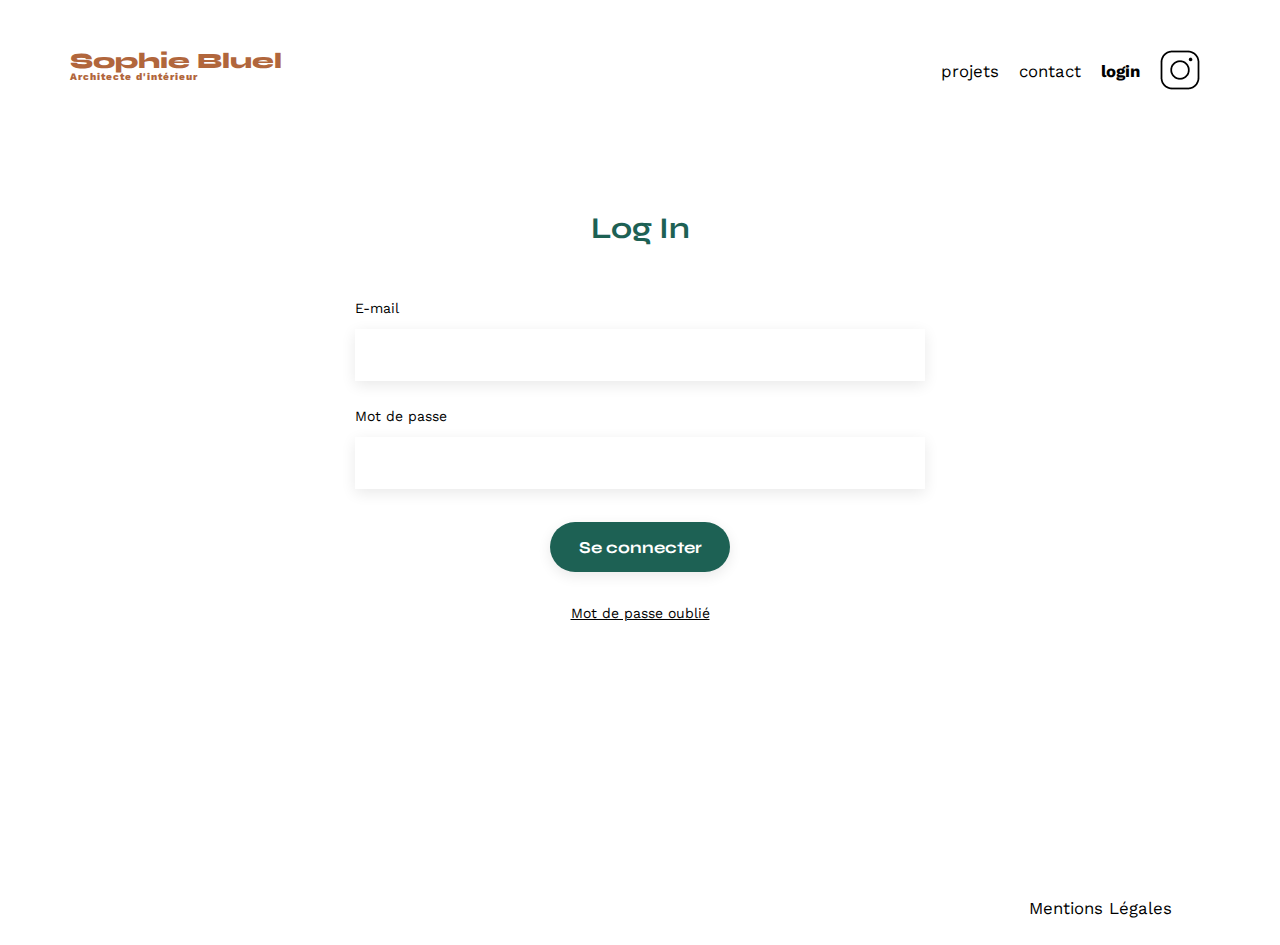
<file: FrontEnd/login.html>
<!DOCTYPE html>
<html lang="fr">
  <head>
    <meta charset="UTF-8">
    <title>Sophie Bluel - Architecte d'intérieur</title>
    <meta name="viewport" content="width=device-width, initial-scale=1.0">
    <link rel="preconnect" href="https://fonts.googleapis.com">
    <link rel="preconnect" href="https://fonts.gstatic.com" crossorigin>
    <link
      href="https://fonts.googleapis.com/css2?family=Syne:wght@700;800&family=Work+Sans&display=swap"
      rel="stylesheet">
    <script src="./javascript/login.js" defer></script>
    <link rel="stylesheet" href="./assets/style.css">
    <meta name="description" content="">
    <link rel="stylesheet" href="./assets/style.css">
  </head>
  <body>
    <header>
      <div class="header">
        <h1>Sophie Bluel <span>Architecte d'intérieur</span></h1>
        <nav>
          <ul>
            <li>projets</li>
            <li>contact</li>
            <li>login</li>
            <li><img src="./assets/icons/instagram.png" alt="Instagram"></li>
          </ul>
        </nav>
      </div>
    </header>

    <main>
      <section id="form-login">
        <h2>Log In</h2>
        <form action="#" method="post">
          <label for="email">E-mail</label>
          <input type="email" name="email" id="email">
          <label for="password">Mot de passe</label>
          <input type="password" name="password" id="password">
          <input id="button-login" type="submit" value="Se connecter">
        </form>
        <a href="#">Mot de passe oublié</a>
      </section>
    </main>

    <footer>
      <nav>
        <ul>
          <li>Mentions Légales</li>
        </ul>
      </nav>
    </footer>
  </body>
</html>
</file>
<file: FrontEnd/assets/style.css>
/* http://meyerweb.com/eric/tools/css/reset/
   v2.0 | 20110126
   License: none (public domain)
*/

html, body, div, span, applet, object, iframe,
h1, h2, h3, h4, h5, h6, p, blockquote, pre,
a, abbr, acronym, address, big, cite, code,
del, dfn, em, img, ins, kbd, q, s, samp,
small, strike, strong, sub, sup, tt, var,
b, u, i, center,
dl, dt, dd, ol, ul, li,
fieldset, form, label, legend,
table, caption, tbody, tfoot, thead, tr, th, td,
article, aside, canvas, details, embed,
figure, figcaption, footer, header, hgroup,
menu, nav, output, ruby, section, summary,
time, mark, audio, video {
	margin: 0;
	padding: 0;
	border: 0;
	font-size: 100%;
	font: inherit;
	vertical-align: baseline;
}
/* HTML5 display-role reset for older browsers */
article, aside, details, figcaption, figure,
footer, header, hgroup, menu, nav, section {
	display: block;
}
body {
	line-height: 1;
	
}
ol, ul {
	list-style: none;
}
blockquote, q {
	quotes: none;
}
blockquote:before, blockquote:after,
q:before, q:after {
	content: '';
	content: none;
}
table {
	border-collapse: collapse;
	border-spacing: 0;
}
/** end reset css**/
body {
	max-width: 1140px;
	margin:auto;
	font-family: 'Work Sans' ;
	font-size: 14px;
}
.header {
	display: flex;
	justify-content: space-between;
	margin: 50px 0
}
section {
	margin: 50px 0
}

h1{
	display: flex;
	flex-direction: column;
	font-family: 'Syne';
	font-size: 22px;
	font-weight: 800;
	color: #B1663C
}

h1 > span {
	font-family: 'Work Sans';
	font-size:10px;
	letter-spacing: 0.1em;
;
}

h2{
	font-family: 'Syne';
	font-weight: 700;
	font-size: 30px;
	color: #1D6154
}
nav ul {
	display: flex;
	align-items: center;
	list-style-type: none;

}
nav li {
	padding: 0 10px;
	font-size: 1.2em;
}

li:hover {
	color: #B1663C;
}
#introduction {
	display: flex;
	align-items: center;
}
#introduction figure {
	flex: 1
}
#introduction img {
	display: block;
	margin: auto;
	width: 80%;
}

#introduction article {
	flex: 1
}
#introduction h2 {
	margin-bottom: 1em;
}

#introduction p {
	margin-bottom: 0.5em;
}
#portfolio h2 {
	text-align: center;
	margin-bottom: 1em;
}
.gallery {
	width: 100%;
	display: grid;
	grid-template-columns: 1fr 1fr 1fr;
	grid-column-gap: 20px;
	grid-row-gap: 20px;
}

.gallery img {
	width: 100%;
	height: 100%;
	object-fit: cover;

}
#contact {
	width: 50%;
margin: auto;
}
#contact > * {
	text-align: center;

}
#contact h2{
	margin-bottom: 20px;
}
#contact form {
	text-align: left;
	margin-top:30px;
	display: flex;
	flex-direction: column;
}

input, select {
	height: 50px;
	font-size: 1.2em;
	border: none;
	box-shadow: 0px 4px 14px rgba(0, 0, 0, 0.09);
}
label {
	margin: 2em 0 1em 0;
}
#contact textarea {
	border: none;
	box-shadow: 0px 4px 14px rgba(0, 0, 0, 0.09);
}

input[type="submit"]{
	font-family: 'Syne';
	font-weight: 700;
	color: white;
	background-color: #1D6154;
	margin : 2em auto ;
	width: 180px;
	text-align: center;
	border-radius: 60px ;
}

footer nav ul {
	display: flex;
	justify-content: flex-end;
	margin: 2em;
}

/* FILTRES PORTFOLIO */
#portfolio ul {
	display: flex;
	justify-content: center;
}

#portfolio li {
	display: flex;
	justify-content: center;
	align-items: center;
	font-family: 'Syne';
	font-weight: 700;
	color: #1D6154;
	background-color: white;
	border: 1px solid #1D6154;
	margin: 21px 10px 51px 0;
	width: auto;
	padding: 0 20px 0 20px;
	height: 37px;
	border-radius: 60px;
	white-space: nowrap;
}

#portfolio li:hover {
	background-color: #1D6154;
	color: white;
	cursor: pointer;
}

/* FORMULAIRE LOGIN */
#form-login {
	width:50%;
	margin: auto;
	text-align: center;
}

#form-login form {
	margin-top:30px;
	display: flex;
	flex-direction: column;
	text-align: left;
}

#form-login h2 {
	margin-top: 120px;
}

#form-login a {
	color:black;
	padding-block-end: 200px;
}

/* BANDEAU HAUT DE PAGE */

.banner {

	background-color: black;
	width:auto;
	margin-left: -1000px;
	margin-right: -1000px;
	height: 59px;
	line-height:59px;
	color: white;
	text-align: center;
}

.button {
	border-radius: 60px;
	padding: 11px 23px;
	font-family: 'Work Sans';
}

/*BOUTONS MODIFIER*/

.modify-description {
	margin-bottom: 20px;
}

.modify-img {
	margin: 15px 0 0 55px;
}

.modify-works {
	font-family: 'Work Sans';
	font-size: 14px !important;
	color: black;
	font-weight: normal;
	position: relative;
	left:60%;
	bottom: 20px;
	width: 100px;
}

/*PARTIE MODALES */

.js-modal-background {
	background: rgba(0, 0, 0, 0.3);
	width:100%;
	height:100%;
	position:fixed;
	top:0;
	left:0;
}

.js-modal, .js-modal-picture {
	width: 630px;
	height: 731px;
	background-color: white;
	z-index: 1;
	position:fixed;
	top:50%;
	left:50%;
	transform: translate(-50%, -50%);
	border-radius: 10px;
}

aside button {
	font-family: 'Syne';
	color: white;
	background-color: #1D6154;
	width: 237px;
	height: 36px;
	border-radius: 60px ;
	border: none;
	position: relative;
	top: 38px;
	left: 110px;
}

aside p {
	text-align: center;
	color: #D65353;
	font-family: 'Syne';
	font-size: 12px;
	position: relative;
	top: 70px;

}

.js-modal figure {
	width: 77px;
	height: 107px;
	margin: 3.5px 3.5px 20px 3.5px;
}

.js-modal img {
	width: 77px;
	height: 107px;
	object-fit: cover;
	
}

.fa-trash-can {
	position: relative;
	top: -107px;
	left: 55px;
	color: white;
	background-color: black;
	padding: 5px;
	font-size: 12px;
	border-radius: 2px;
}

.fa-arrows-up-down-left-right {
	position: fixed;
	top: 122px;
	left: 137px;
	color: white;
	background-color: black;
	padding: 4.7px 4px 5.3px 4px;
	font-size: 12px;
	border-radius: 2px;
}

.js-galery {
	display: flex;
	flex-wrap: wrap;
	width: 430px;
	margin-left: 100px;
	padding-bottom: 32px;
	
}

.new-project {
	width: 460px;
	margin-left: 100px;
}

.js-modal h3, .js-modal-picture h3 {
	text-align: center;
	font-weight: 400;
	font-size: 26px;
	margin: 35px 0;
}

.js-modal figcaption {
	font-size: 12px;
	margin-top: -20px;
}

.fa-xmark {
	font-size:20px;
	position: relative;
	left: 595px;
	top: 20px;
}

.fa-arrow-left {
	font-size:23px;
	position: relative;
	left: 20px;
	top: 25px;
}

.grey-button {
	background: #A7A7A7;
}

#form-img {
	display: none;
}

#button-label {
	background-color: #CBD6DC;
	color: #306685;
	font-family: 'Work Sans';
	width: 173px;
	height: 36px;
	border-radius: 50px;
	position: relative;
	top:35%;
	left:50%;
	transform: translate(-50%, -50%);
	line-height:36px;
	text-align: center;
	
}

#file-label p {
	font-family: 'Work Sans';
	color: #444444;
	font-size: 10px;
	margin-top: -20px;
}

.fa-image {
	font-size: 60px;
	color: #B9C5CC;
	position: relative;
	top: 25px;
	width: 460px;
	text-align: center;
}

#file-label {
	width: 460px;
	height:170px;
	margin: 20px 0 20px -10px;
	background: #E8F1F7;
}


#form-title, #form-category {
	width: 460px;
	margin: 8px 0 18px -10px;
}

.div-button {
	width: 460px;
	border-top: 1px solid #B3B3B3;
	position: absolute;
	top: 570px;
	left: 75px;	
}

.button-valider {
	width: 460px;
	border-top: 1px solid #B3B3B3;
	position: absolute;
	top: 545px;
	left: 75px;
	margin-left: 13px;
}

.js-modal-picture {
	height:670px;
}

li, .fa-solid, input, label, select, button, .modify-works, .modify-img, .modify-description {
	cursor: pointer;
}

#preview {
	max-width:460px;
	max-height:170px;
	object-fit: cover;
	position: absolute;
	top:205px;
	left:50%;
	transform: translate(-50%, -50%);
	display: none;	
}
</file>
